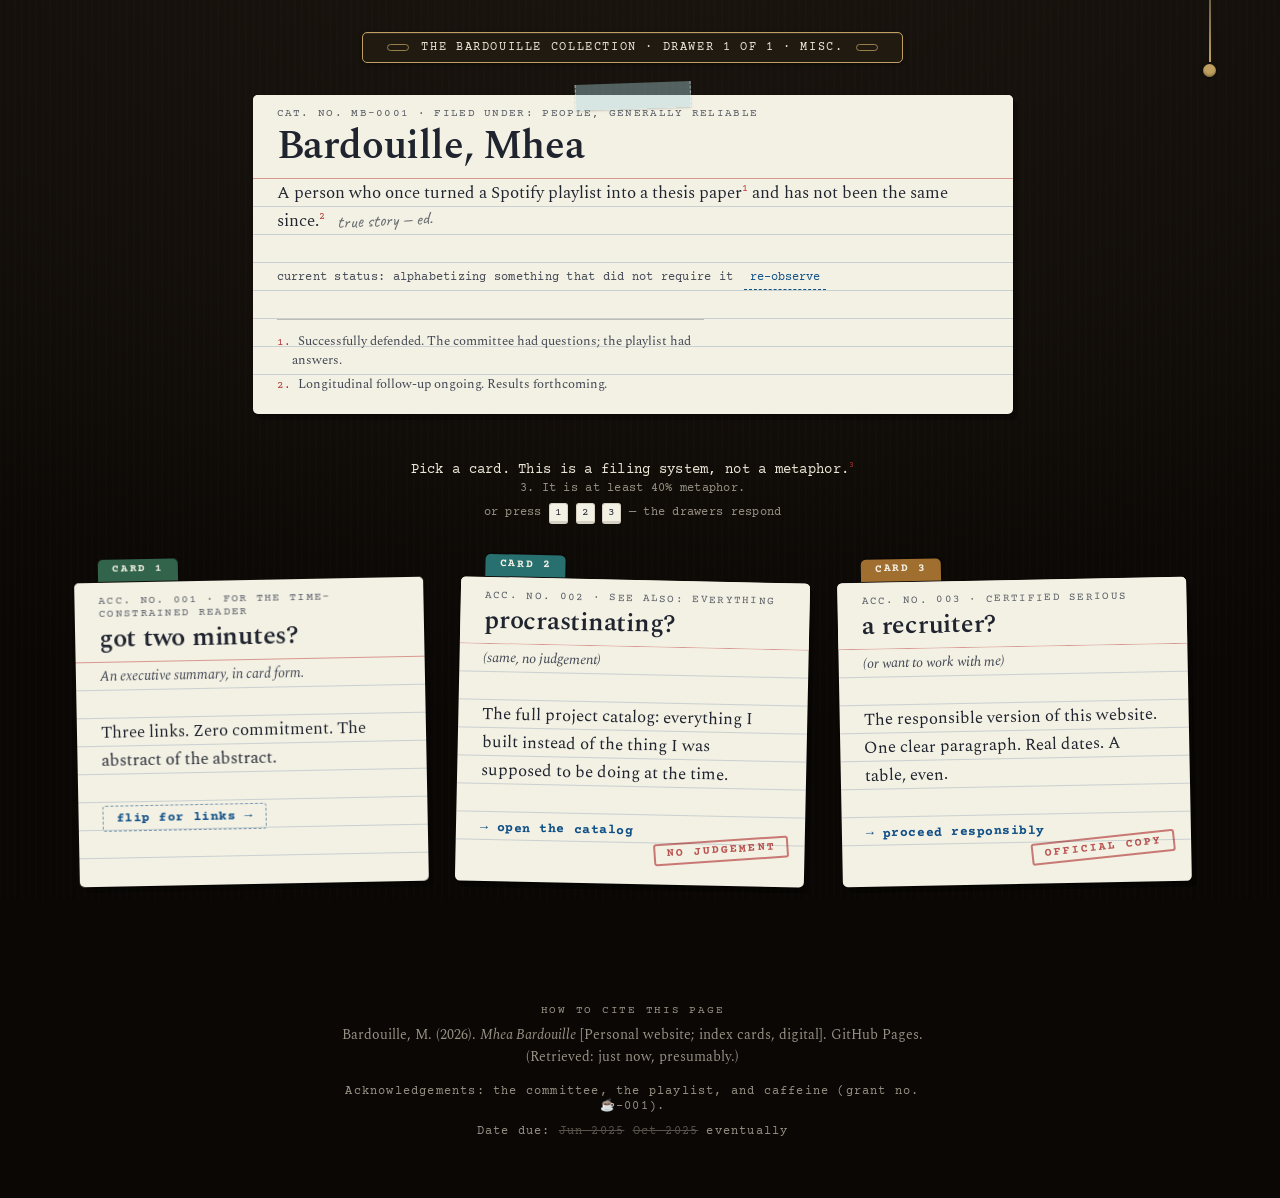
<file: index.html>
<!DOCTYPE html>
<html lang="en">
<head>
  <meta charset="UTF-8">
  <meta name="viewport" content="width=device-width, initial-scale=1.0">
  <title>Bardouille, M. — The Collection</title>
  <meta name="description" content="Mhea Bardouille: a person who once turned a Spotify playlist into a thesis paper and has not been the same since. Filed under: people, generally reliable.">
  <meta property="og:title" content="Bardouille, M. — The Collection">
  <meta property="og:description" content="A person who once turned a Spotify playlist into a thesis paper and has not been the same since.">
  <meta property="og:type" content="website">
  <link rel="icon" href="data:image/svg+xml,<svg xmlns='http://www.w3.org/2000/svg' viewBox='0 0 64 64'><rect x='3' y='11' width='58' height='42' rx='5' fill='%23F1EDDE' stroke='%23B0A98F' stroke-width='2'/><path d='M3 24h58' stroke='%23C4573B' stroke-width='2.5'/><path d='M10 34h44M10 42h44' stroke='%238FA5C8' stroke-width='1.5'/></svg>">
  <link rel="preconnect" href="https://fonts.googleapis.com">
  <link rel="preconnect" href="https://fonts.gstatic.com" crossorigin>
  <link href="https://fonts.googleapis.com/css2?family=Spectral:ital,wght@0,400;0,600;0,700;1,400;1,600&amp;family=Courier+Prime:ital,wght@0,400;0,700;1,400&amp;family=Caveat:wght@500;600&amp;display=swap" rel="stylesheet">
  <link rel="stylesheet" href="styles.css">
</head>
<body data-shortcuts="drawers" data-away-title="(the drawer is still open)">
  <a class="skip-link" href="#main">Skip to the cards</a>

  <button class="lamp-cord js-only" id="lamp-cord" type="button" aria-pressed="false"
          aria-label="Toggle the desk lamp" title="the lamp (its electricity bill is a footnote)">
    <span class="cord-line"></span><span class="cord-pull"></span>
  </button>

  <header class="drawer-label">
    <span class="drawer-plate">The Bardouille Collection &middot; Drawer 1 of 1 &middot; Misc.</span>
  </header>

  <main id="main" class="page">
    <p id="interaction-feedback" class="sr-only" role="status" aria-live="polite"></p>

    <!-- The name card. Surname first; this is a catalog, not a party. -->
    <section class="card card--wide tape" aria-labelledby="site-name">
      <div class="card-head">
        <p class="catalog-no">Cat. no. MB-0001 &middot; Filed under: People, generally reliable</p>
        <h1 id="site-name">Bardouille, Mhea</h1>
      </div>
      <div class="card-body">
        <p>A person who once turned a Spotify playlist into a thesis paper<sup>1</sup> and
        has not been the same since.<sup>2</sup>
        <span class="margin-note">true story &mdash; ed.</span></p>
        <p class="tw status-line">current status: <span id="status-slot" aria-live="polite" aria-atomic="true">writing, allegedly</span>
          <button class="reroll js-only" id="status-reroll" type="button"
                  title="n.b. the status is subject to the observer effect">re-observe</button>
        </p>
        <ol class="footnotes">
          <li>Successfully defended. The committee had questions; the playlist had answers.</li>
          <li>Longitudinal follow-up ongoing. Results forthcoming.</li>
        </ol>
      </div>
    </section>

    <p class="tw desk-note">
      Pick a card. This is a filing system, not a metaphor.<sup>3</sup>
      <span class="fn-inline">3. It is at least 40% metaphor.</span>
      <span class="kbd-row">or press <kbd>1</kbd> <kbd>2</kbd> <kbd>3</kbd> &mdash; the drawers respond</span>
    </p>

    <div class="card-grid">

      <!-- CARD 1 — got two minutes? Flips over, as cards do. -->
      <div class="flip-scene">
        <div class="flip-inner">
          <section class="card flip-face flip-front" aria-labelledby="card1-title">
            <span class="tab tab--green">Card 1</span>
            <div class="card-head">
              <p class="catalog-no">Acc. no. 001 &middot; For the time-constrained reader</p>
              <h2 id="card1-title">got two minutes?</h2>
            </div>
            <div class="card-body">
              <p class="subtitle">An executive summary, in card form.</p>
              <p>Three links. Zero commitment. The abstract of the abstract.</p>
              <button class="flip-btn js-only" type="button" data-flip aria-expanded="false" aria-controls="card1-back">
                flip for links &rarr;
              </button>
              <noscript>
                <!-- The card cannot flip without JavaScript; the links appear here instead -->
                <p class="tw"><span>LinkedIn link pending</span>
                &middot; <a href="projects.html">Card 2</a>
                &middot; <a href="recruiter.html">Card 3</a></p>
              </noscript>
            </div>
          </section>

          <section class="card flip-face flip-back" id="card1-back" inert aria-hidden="true" aria-labelledby="card1-back-title">
            <div class="card-head">
              <p class="catalog-no">Reverse side &middot; As promised</p>
              <h2 id="card1-back-title">three links</h2>
            </div>
            <div class="card-body">
              <ul class="link-list">
                <li>
                  <!-- REPLACE-ME: real LinkedIn URL -->
                  <a href="https://www.linkedin.com/in/mhea-bardouille/" target="_blank" rel="noopener noreferrer">Highlights &mdash; LinkedIn ↗</a>
                  <span class="link-note">the sanctioned summary</span>
                </li>
                <li>
                  <a href="projects.html">Actually, I have time &rarr; Card 2</a>
                  <span class="link-note">the full project catalog</span>
                </li>
                <li>
                  <a href="recruiter.html">Actually, I'm hiring &rarr; Card 3</a>
                  <span class="link-note">the responsible version</span>
                </li>
              </ul>
              <button class="flip-btn js-only" type="button" data-flip>&larr; flip back</button>
            </div>
          </section>
        </div>
      </div>

      <!-- CARD 2 — procrastinating? -->
      <a class="card card-link tilt-r" href="projects.html" aria-labelledby="card2-title">
        <span class="tab tab--teal">Card 2</span>
        <div class="card-head">
          <p class="catalog-no">Acc. no. 002 &middot; See also: everything</p>
          <h2 id="card2-title">procrastinating?</h2>
        </div>
        <div class="card-body">
          <p class="subtitle">(same, no judgement)</p>
          <p>The full project catalog: everything I built instead of the thing I was supposed to be doing at the time.</p>
          <span class="cta">&rarr; open the catalog</span>
        </div>
        <span class="stamp" aria-hidden="true">No judgement</span>
      </a>

      <!-- CARD 3 — a recruiter? -->
      <a class="card card-link tilt-l" href="recruiter.html" aria-labelledby="card3-title">
        <span class="tab tab--amber">Card 3</span>
        <div class="card-head">
          <p class="catalog-no">Acc. no. 003 &middot; Certified serious</p>
          <h2 id="card3-title">a recruiter?</h2>
        </div>
        <div class="card-body">
          <p class="subtitle">(or want to work with me)</p>
          <p>The responsible version of this website. One clear paragraph. Real dates. A table, even.</p>
          <span class="cta">&rarr; proceed responsibly</span>
        </div>
        <span class="stamp" aria-hidden="true">Official copy</span>
      </a>

    </div>
  </main>

  <footer class="colophon">
    <p class="tw colophon-label">How to cite this page</p>
    <p class="cite">
      Bardouille, M. (<span id="cite-year">2026</span>). <em>Mhea Bardouille</em>
      [Personal website; index cards, digital]. GitHub Pages.
      (Retrieved: just now, presumably.)
    </p>
    <p class="tw due">Acknowledgements: the committee, the playlist, and caffeine (grant no. &#9749;-001).</p>
    <p class="tw due">Date due: <del>Jun 2025</del> <del>Oct 2025</del> eventually</p>
  </footer>

  <script src="catalog.js" defer></script>
</body>
</html>
</file>
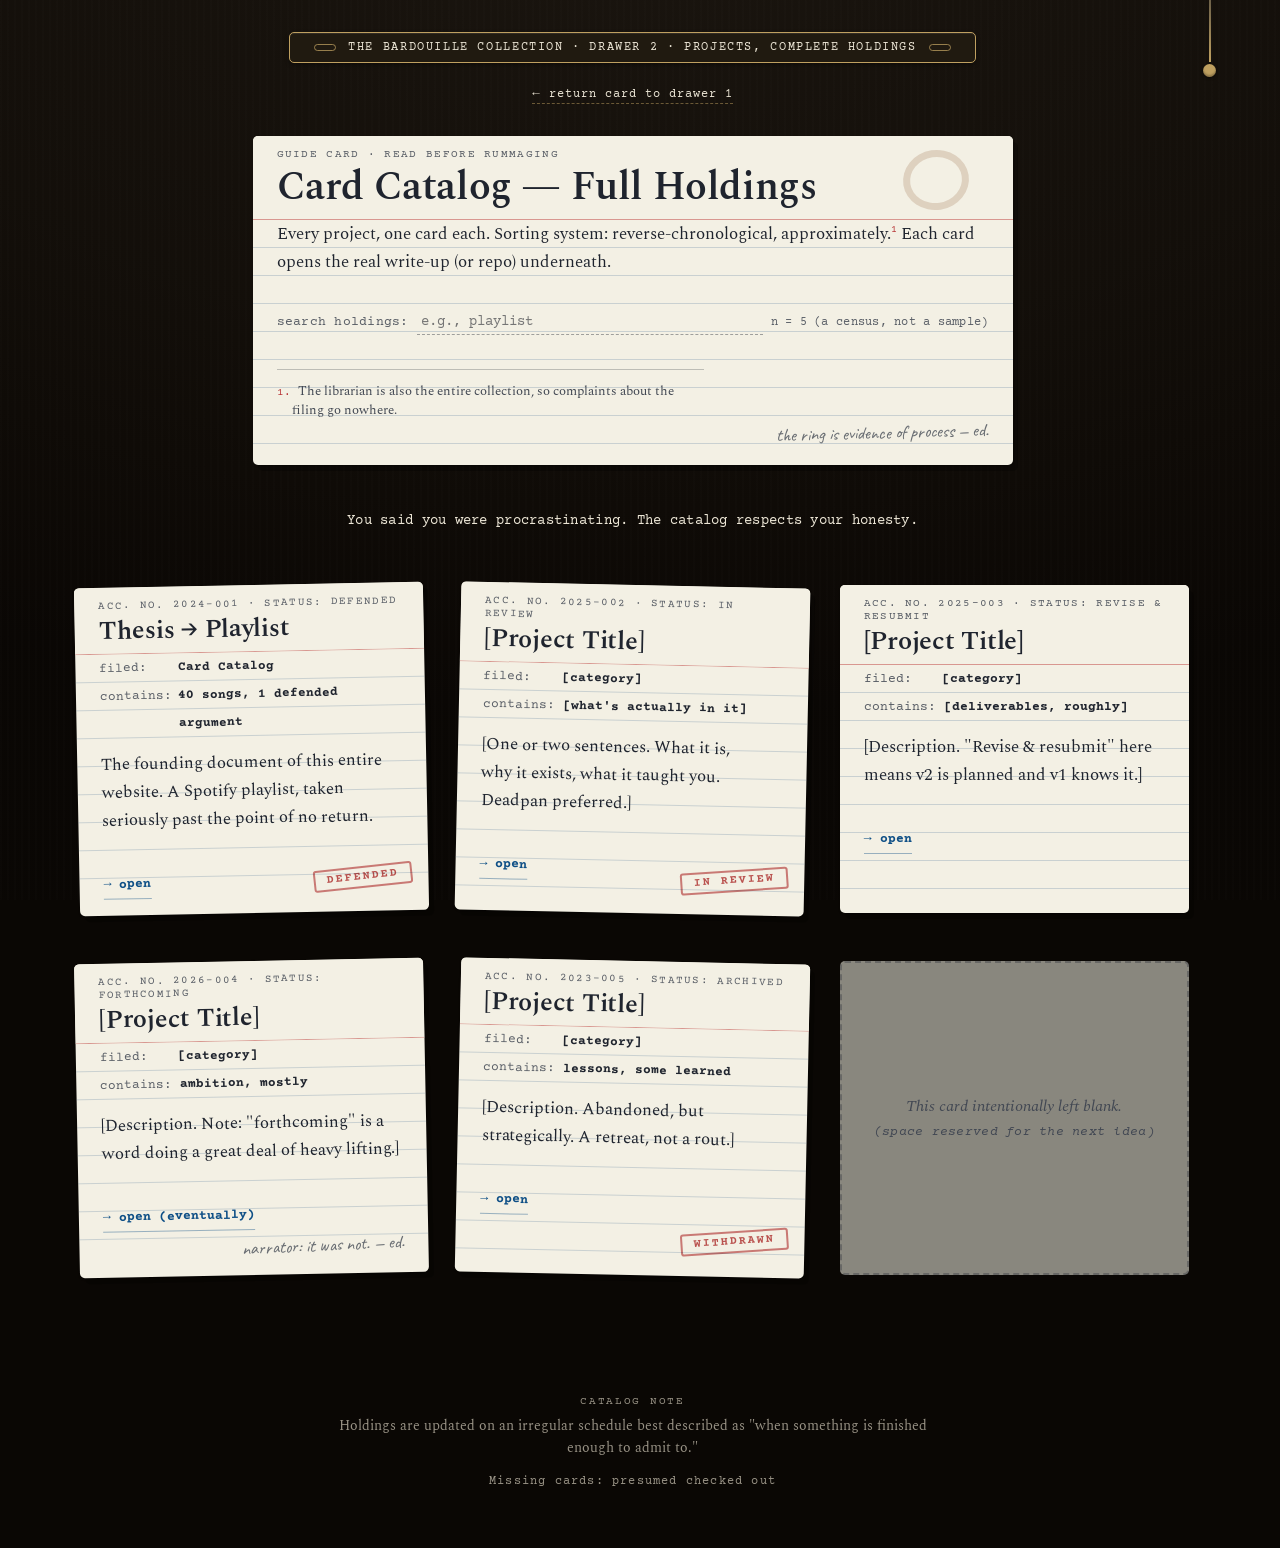
<file: projects.html>
<!DOCTYPE html>
<html lang="en">
<head>
  <meta charset="UTF-8">
  <meta name="viewport" content="width=device-width, initial-scale=1.0">
  <title>Card Catalog — Bardouille, M.</title>
  <meta name="description" content="The full project catalog of Mhea Bardouille. Everything built instead of the thing that was supposed to be built at the time.">
  <meta property="og:title" content="Card Catalog — Bardouille, M.">
  <meta property="og:description" content="Full holdings. Sorted reverse-chronologically, approximately. The librarian is also the collection.">
  <meta property="og:type" content="website">
  <link rel="icon" href="data:image/svg+xml,<svg xmlns='http://www.w3.org/2000/svg' viewBox='0 0 64 64'><rect x='3' y='11' width='58' height='42' rx='5' fill='%23F1EDDE' stroke='%23B0A98F' stroke-width='2'/><path d='M3 24h58' stroke='%23C4573B' stroke-width='2.5'/><path d='M10 34h44M10 42h44' stroke='%238FA5C8' stroke-width='1.5'/></svg>">
  <link rel="preconnect" href="https://fonts.googleapis.com">
  <link rel="preconnect" href="https://fonts.gstatic.com" crossorigin>
  <link href="https://fonts.googleapis.com/css2?family=Spectral:ital,wght@0,400;0,600;0,700;1,400;1,600&amp;family=Courier+Prime:ital,wght@0,400;0,700;1,400&amp;family=Caveat:wght@500;600&amp;display=swap" rel="stylesheet">
  <link rel="stylesheet" href="styles.css">
</head>
<body data-away-title="still filed under: procrastination">
  <a class="skip-link" href="#main">Skip to the catalog</a>

  <button class="lamp-cord js-only" id="lamp-cord" type="button" aria-pressed="false"
          aria-label="Toggle the desk lamp" title="the lamp (its electricity bill is a footnote)">
    <span class="cord-line"></span><span class="cord-pull"></span>
  </button>

  <header class="drawer-label">
    <span class="drawer-plate">The Bardouille Collection &middot; Drawer 2 &middot; Projects, complete holdings</span>
  </header>
  <a class="breadcrumb" href="index.html">&larr; return card to drawer 1</a>

  <main id="main" class="page">

    <section class="card card--wide coffee-ring" aria-labelledby="catalog-title">
      <div class="card-head">
        <p class="catalog-no">Guide card &middot; Read before rummaging</p>
        <h1 id="catalog-title">Card Catalog &mdash; Full Holdings</h1>
      </div>
      <div class="card-body">
        <p>Every project, one card each. Sorting system: reverse-chronological, approximately.<sup>1</sup>
           Each card opens the real write-up (or repo) underneath.</p>
        <p class="tw search-row js-only">
          <label for="catalog-search">search holdings:</label>
          <input id="catalog-search" type="search" placeholder="e.g., playlist" autocomplete="off" aria-controls="holdings-grid" aria-describedby="holdings-count">
          <span class="count" id="holdings-count" aria-live="polite" aria-atomic="true">n = 5</span>
        </p>
        <ol class="footnotes">
          <li>The librarian is also the entire collection, so complaints about the filing go nowhere.</li>
        </ol>
        <span class="margin-note margin-note--right">the ring is evidence of process &mdash; ed.</span>
      </div>
    </section>

    <p class="tw desk-note">You said you were procrastinating. The catalog respects your honesty.</p>

    <p id="interaction-feedback" class="sr-only" role="status" aria-live="polite"></p>

    <div class="card-grid" id="holdings-grid">

      <!-- The founding document -->
      <article class="card proj tilt-l">
        <div class="card-head">
          <p class="catalog-no">Acc. no. 2024-001 &middot; Status: defended</p>
          <h2>Thesis &rarr; Playlist</h2>
        </div>
        <div class="card-body">
          <dl class="meta">
            <div><dt>filed:</dt><dd>Card Catalog</dd></div>
            <div><dt>contains:</dt><dd>40 songs, 1 defended argument</dd></div>
          </dl>
          <p>The founding document of this entire website. A Spotify playlist, taken seriously past the point of no return.</p>
        <a class="cta" href="https://github.com" target="_blank" rel="noopener noreferrer" data-bypass>&rarr; open</a>
        </div>
        <span class="stamp" aria-hidden="true">Defended</span>
      </article>

      <!-- Placeholder cards: replace titles, metadata, and links with real projects -->
      <article class="card proj tilt-r">
        <div class="card-head">
          <p class="catalog-no">Acc. no. 2025-002 &middot; Status: in review</p>
          <h2>[Project Title]</h2>
        </div>
        <div class="card-body">
          <dl class="meta">
            <div><dt>filed:</dt><dd>[category]</dd></div>
            <div><dt>contains:</dt><dd>[what's actually in it]</dd></div>
          </dl>
          <p>[One or two sentences. What it is, why it exists, what it taught you. Deadpan preferred.]</p>
          <!-- REPLACE-ME: repo or writeup link -->
          <a class="cta" href="#" aria-disabled="true" tabindex="-1">&rarr; open</a>
        </div>
        <span class="stamp" aria-hidden="true">In review</span>
      </article>

      <article class="card proj">
        <div class="card-head">
          <p class="catalog-no">Acc. no. 2025-003 &middot; Status: revise &amp; resubmit</p>
          <h2>[Project Title]</h2>
        </div>
        <div class="card-body">
          <dl class="meta">
            <div><dt>filed:</dt><dd>[category]</dd></div>
            <div><dt>contains:</dt><dd>[deliverables, roughly]</dd></div>
          </dl>
          <p>[Description. "Revise &amp; resubmit" here means v2 is planned and v1 knows it.]</p>
          <a class="cta" href="#" aria-disabled="true" tabindex="-1">&rarr; open</a>
        </div>
      </article>

      <article class="card proj tilt-l">
        <div class="card-head">
          <p class="catalog-no">Acc. no. 2026-004 &middot; Status: forthcoming</p>
          <h2>[Project Title]</h2>
        </div>
        <div class="card-body">
          <dl class="meta">
            <div><dt>filed:</dt><dd>[category]</dd></div>
            <div><dt>contains:</dt><dd>ambition, mostly</dd></div>
          </dl>
          <p>[Description. Note: "forthcoming" is a word doing a great deal of heavy lifting.]</p>
          <a class="cta" href="#" aria-disabled="true" tabindex="-1">&rarr; open (eventually)</a>
          <span class="margin-note margin-note--right">narrator: it was not. &mdash; ed.</span>
        </div>
      </article>

      <article class="card proj tilt-r">
        <div class="card-head">
          <p class="catalog-no">Acc. no. 2023-005 &middot; Status: archived</p>
          <h2>[Project Title]</h2>
        </div>
        <div class="card-body">
          <dl class="meta">
            <div><dt>filed:</dt><dd>[category]</dd></div>
            <div><dt>contains:</dt><dd>lessons, some learned</dd></div>
          </dl>
          <p>[Description. Abandoned, but strategically. A retreat, not a rout.]</p>
          <a class="cta" href="#" aria-disabled="true" tabindex="-1">&rarr; open</a>
        </div>
        <span class="stamp" aria-hidden="true">Withdrawn</span>
      </article>

      <!-- The blank card stays. It's load-bearing, emotionally. -->
      <article class="card card--blank" aria-label="Blank card">
        <p>This card intentionally left blank.<br>
        <span class="tw">(space reserved for the next idea)</span></p>
      </article>

      <!-- Shown only when the search turns up nothing -->
      <article class="card card--blank" id="no-results" hidden role="status" aria-live="polite" aria-atomic="true" aria-label="No matching holdings">
        <p>No holdings match.<br>
        <span class="tw">(the librarian suggests broader terms, or lower standards)</span></p>
      </article>

    </div>
  </main>

  <footer class="colophon">
    <p class="tw colophon-label">Catalog note</p>
    <p class="cite">Holdings are updated on an irregular schedule best described as "when something is finished enough to admit to."</p>
    <p class="tw due">Missing cards: presumed checked out</p>
  </footer>

  <script src="catalog.js" defer></script>
</body>
</html>
</file>
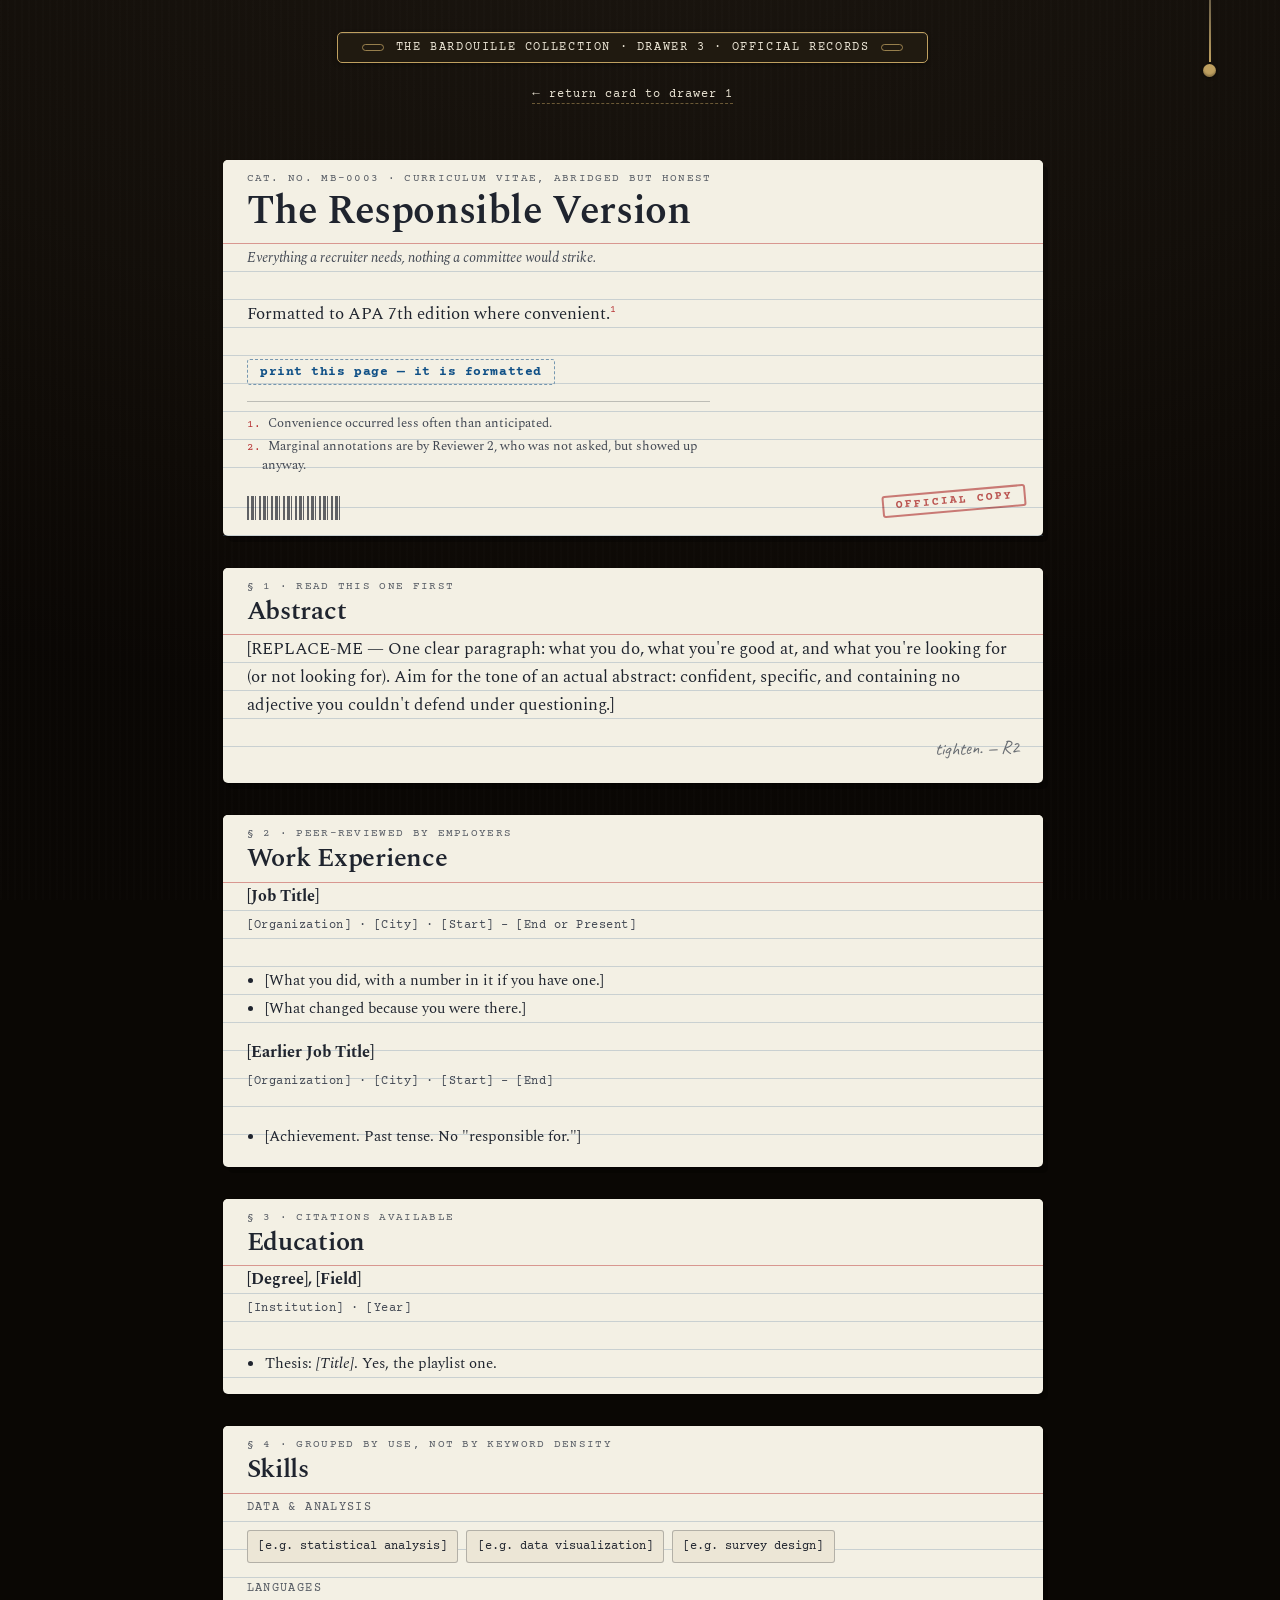
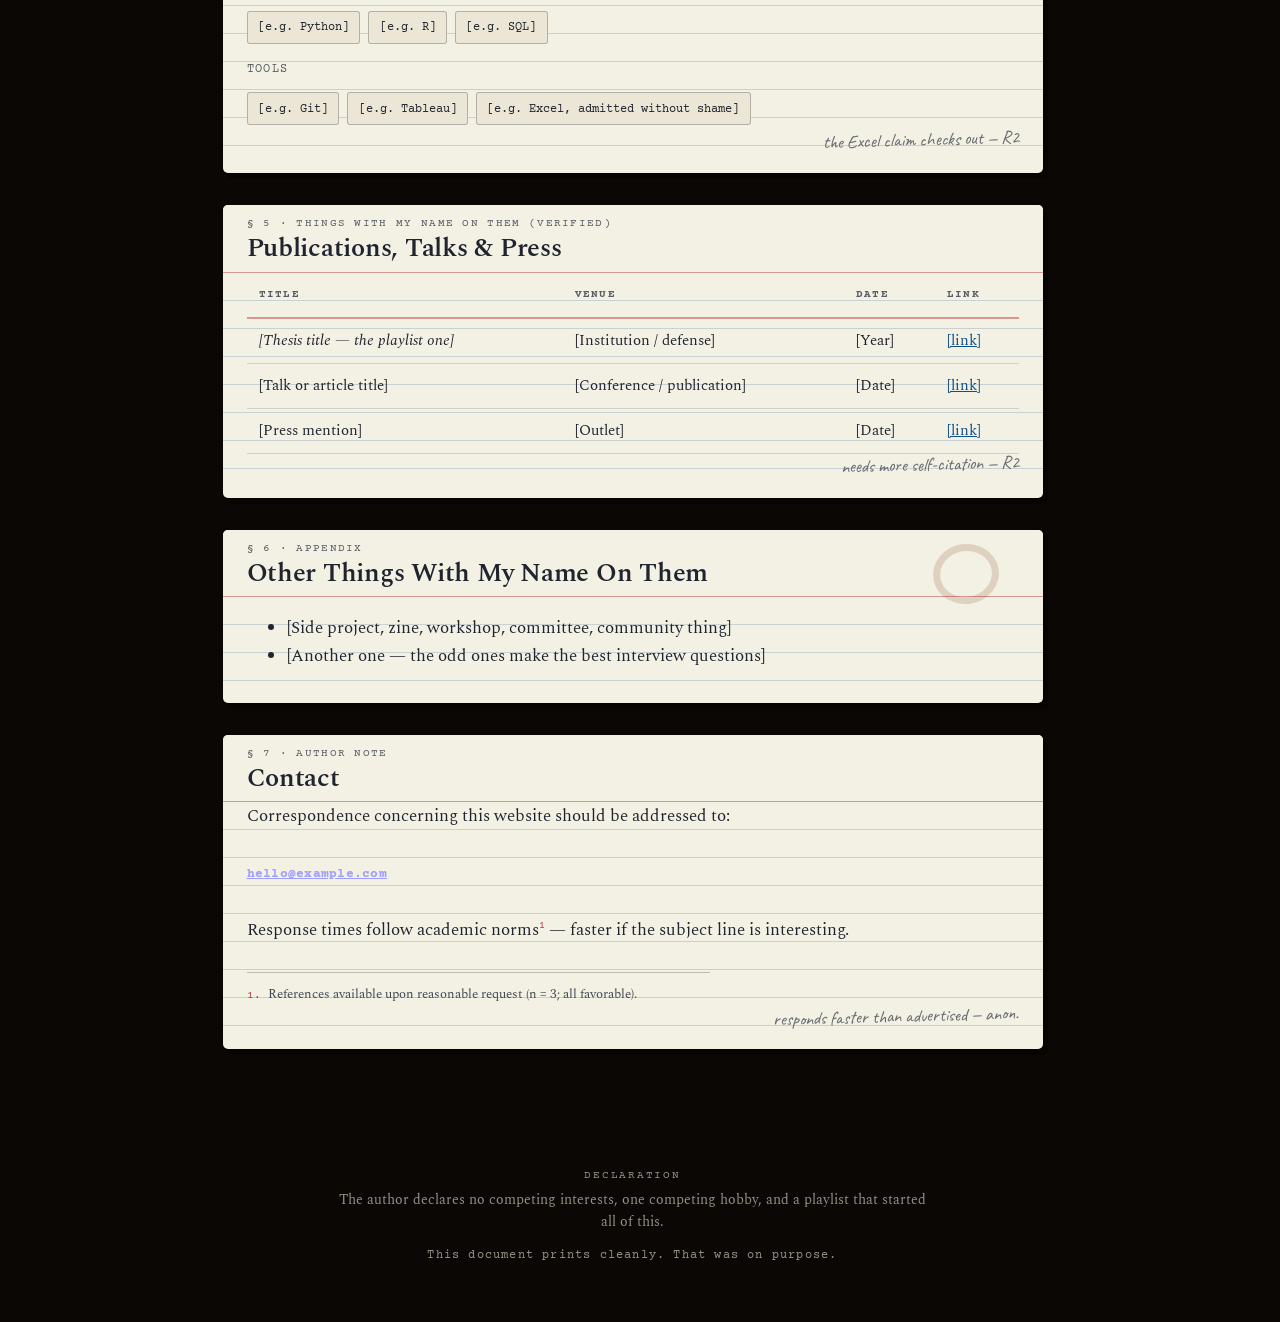
<file: recruiter.html>
<!DOCTYPE html>
<html lang="en">
<head>
  <meta charset="UTF-8">
  <meta name="viewport" content="width=device-width, initial-scale=1.0">
  <title>The Responsible Version — Bardouille, M.</title>
  <meta name="description" content="Mhea Bardouille, professionally. Experience, education, skills, publications, and a real email address. The responsible version of this website.">
  <meta property="og:title" content="The Responsible Version — Bardouille, M.">
  <meta property="og:description" content="Everything a recruiter needs, nothing a committee would strike. Formatted to APA 7th edition where convenient.">
  <meta property="og:type" content="website">
  <link rel="icon" href="data:image/svg+xml,<svg xmlns='http://www.w3.org/2000/svg' viewBox='0 0 64 64'><rect x='3' y='11' width='58' height='42' rx='5' fill='%23F1EDDE' stroke='%23B0A98F' stroke-width='2'/><path d='M3 24h58' stroke='%23C4573B' stroke-width='2.5'/><path d='M10 34h44M10 42h44' stroke='%238FA5C8' stroke-width='1.5'/></svg>">
  <link rel="preconnect" href="https://fonts.googleapis.com">
  <link rel="preconnect" href="https://fonts.gstatic.com" crossorigin>
  <link href="https://fonts.googleapis.com/css2?family=Spectral:ital,wght@0,400;0,600;0,700;1,400;1,600&amp;family=Courier+Prime:ital,wght@0,400;0,700;1,400&amp;family=Caveat:wght@500;600&amp;display=swap" rel="stylesheet">
  <link rel="stylesheet" href="styles.css">
</head>
<body data-away-title="(the responsible version waits patiently)">
  <a class="skip-link" href="#main">Skip to the responsible content</a>

  <button class="lamp-cord js-only" id="lamp-cord" type="button" aria-pressed="false"
          aria-label="Toggle the desk lamp" title="the lamp (its electricity bill is a footnote)">
    <span class="cord-line"></span><span class="cord-pull"></span>
  </button>

  <header class="drawer-label">
    <span class="drawer-plate">The Bardouille Collection &middot; Drawer 3 &middot; Official records</span>
  </header>
  <a class="breadcrumb" href="index.html">&larr; return card to drawer 1</a>

  <main id="main" class="page">
    <p id="interaction-feedback" class="sr-only" role="status" aria-live="polite"></p>
    <div class="cv-stack">

      <section class="card has-barcode" aria-labelledby="cv-title">
        <div class="card-head">
          <p class="catalog-no">Cat. no. MB-0003 &middot; Curriculum vitae, abridged but honest</p>
          <h1 id="cv-title">The Responsible Version</h1>
        </div>
        <div class="card-body">
          <p class="subtitle">Everything a recruiter needs, nothing a committee would strike.</p>
          <p>Formatted to APA 7th edition where convenient.<sup>1</sup></p>
          <button class="flip-btn js-only" type="button" data-print>print this page &mdash; it is formatted</button>
          <ol class="footnotes">
            <li>Convenience occurred less often than anticipated.</li>
            <li>Marginal annotations are by Reviewer 2, who was not asked, but showed up anyway.</li>
          </ol>
        </div>
        <span class="barcode" aria-hidden="true" title="this barcode encodes nothing"></span>
        <span class="stamp" aria-hidden="true">Official copy</span>
      </section>

      <!-- ABSTRACT: the one clear paragraph -->
      <section class="card" aria-labelledby="abstract-title">
        <div class="card-head">
          <p class="catalog-no">&sect; 1 &middot; Read this one first</p>
          <h2 id="abstract-title">Abstract</h2>
        </div>
        <div class="card-body">
          <p>[REPLACE-ME &mdash; One clear paragraph: what you do, what you're good at, and what
          you're looking for (or not looking for). Aim for the tone of an actual abstract:
          confident, specific, and containing no adjective you couldn't defend under questioning.]</p>
          <span class="margin-note margin-note--right">tighten. &mdash; R2</span>
        </div>
      </section>

      <!-- EXPERIENCE -->
      <section class="card" aria-labelledby="exp-title">
        <div class="card-head">
          <p class="catalog-no">&sect; 2 &middot; Peer-reviewed by employers</p>
          <h2 id="exp-title">Work Experience</h2>
        </div>
        <div class="card-body">
          <div class="cv-entry">
            <p class="cv-role">[Job Title]</p>
            <p class="cv-where">[Organization] &middot; [City] &middot; [Start] &ndash; [End or Present]</p>
            <ul>
              <li>[What you did, with a number in it if you have one.]</li>
              <li>[What changed because you were there.]</li>
            </ul>
          </div>
          <div class="cv-entry">
            <p class="cv-role">[Earlier Job Title]</p>
            <p class="cv-where">[Organization] &middot; [City] &middot; [Start] &ndash; [End]</p>
            <ul>
              <li>[Achievement. Past tense. No "responsible for."]</li>
            </ul>
          </div>
        </div>
      </section>

      <!-- EDUCATION -->
      <section class="card" aria-labelledby="edu-title">
        <div class="card-head">
          <p class="catalog-no">&sect; 3 &middot; Citations available</p>
          <h2 id="edu-title">Education</h2>
        </div>
        <div class="card-body">
          <div class="cv-entry">
            <p class="cv-role">[Degree], [Field]</p>
            <p class="cv-where">[Institution] &middot; [Year]</p>
            <ul>
              <li>Thesis: <em>[Title]</em>. Yes, the playlist one.</li>
            </ul>
          </div>
        </div>
      </section>

      <!-- SKILLS -->
      <section class="card" aria-labelledby="skills-title">
        <div class="card-head">
          <p class="catalog-no">&sect; 4 &middot; Grouped by use, not by keyword density</p>
          <h2 id="skills-title">Skills</h2>
        </div>
        <div class="card-body">
          <div class="skill-group">
            <p class="skill-label">Data &amp; analysis</p>
            <ul class="chips">
              <li>[e.g. statistical analysis]</li>
              <li>[e.g. data visualization]</li>
              <li>[e.g. survey design]</li>
            </ul>
          </div>
          <div class="skill-group">
            <p class="skill-label">Languages</p>
            <ul class="chips">
              <li>[e.g. Python]</li>
              <li>[e.g. R]</li>
              <li>[e.g. SQL]</li>
            </ul>
          </div>
          <div class="skill-group">
            <p class="skill-label">Tools</p>
            <ul class="chips">
              <li>[e.g. Git]</li>
              <li>[e.g. Tableau]</li>
              <li>[e.g. Excel, admitted without shame]</li>
            </ul>
          </div>
          <span class="margin-note margin-note--right">the Excel claim checks out &mdash; R2</span>
        </div>
      </section>

      <!-- PUBLICATIONS / TALKS / PRESS -->
      <section class="card" aria-labelledby="pubs-title">
        <div class="card-head">
          <p class="catalog-no">&sect; 5 &middot; Things with my name on them (verified)</p>
          <h2 id="pubs-title">Publications, Talks &amp; Press</h2>
        </div>
        <div class="card-body">
          <div class="table-wrap">
            <table class="pub-table">
              <caption class="sr-only">Publications, talks, and press credits</caption>
              <thead>
                <tr>
                  <th scope="col">Title</th>
                  <th scope="col">Venue</th>
                  <th scope="col">Date</th>
                  <th scope="col">Link</th>
                </tr>
              </thead>
              <tbody>
                <tr>
                  <td><em>[Thesis title — the playlist one]</em></td>
                  <td>[Institution / defense]</td>
                  <td>[Year]</td>
                  <td><a href="#" aria-disabled="true" tabindex="-1">[link]</a></td>
                </tr>
                <tr>
                  <td>[Talk or article title]</td>
                  <td>[Conference / publication]</td>
                  <td>[Date]</td>
                  <td><a href="#" aria-disabled="true" tabindex="-1">[link]</a></td>
                </tr>
                <tr>
                  <td>[Press mention]</td>
                  <td>[Outlet]</td>
                  <td>[Date]</td>
                  <td><a href="#" aria-disabled="true" tabindex="-1">[link]</a></td>
                </tr>
              </tbody>
            </table>
          </div>
          <span class="margin-note margin-note--right">needs more self-citation &mdash; R2</span>
        </div>
      </section>

      <!-- OTHER THINGS -->
      <section class="card coffee-ring" aria-labelledby="misc-title">
        <div class="card-head">
          <p class="catalog-no">&sect; 6 &middot; Appendix</p>
          <h2 id="misc-title">Other Things With My Name On Them</h2>
        </div>
        <div class="card-body">
          <ul>
            <li>[Side project, zine, workshop, committee, community thing]</li>
            <li>[Another one — the odd ones make the best interview questions]</li>
          </ul>
        </div>
      </section>

      <!-- CONTACT -->
      <section class="card" aria-labelledby="contact-title">
        <div class="card-head">
          <p class="catalog-no">&sect; 7 &middot; Author note</p>
          <h2 id="contact-title">Contact</h2>
        </div>
        <div class="card-body">
          <p>Correspondence concerning this website should be addressed to:</p>
          <!-- REPLACE-ME: real email. This one is load-bearing. -->
          <p><a class="tw" href="mailto:hello@example.com"><strong>hello@example.com</strong></a></p>
          <p>Response times follow academic norms<sup>1</sup> &mdash; faster if the subject line is interesting.</p>
          <ol class="footnotes">
            <li>References available upon reasonable request (n&nbsp;=&nbsp;3; all favorable).</li>
          </ol>
          <span class="margin-note margin-note--right">responds faster than advertised &mdash; anon.</span>
        </div>
      </section>

    </div>
  </main>

  <footer class="colophon">
    <p class="tw colophon-label">Declaration</p>
    <p class="cite">The author declares no competing interests, one competing hobby, and a playlist that started all of this.</p>
    <p class="tw due">This document prints cleanly. That was on purpose.</p>
  </footer>

  <script src="catalog.js" defer></script>
</body>
</html>
</file>
<file: styles.css>
/* ==========================================================================
   THE BARDOUILLE COLLECTION — card catalog stylesheet
   One researcher, filed alphabetically by surname.
   ========================================================================== */

:root {
  color-scheme: dark;

  /* The desk */
  --desk:       oklch(0.17 0.012 70);
  --desk-deep:  oklch(0.13 0.010 70);
  --desk-grain: oklch(0.20 0.014 70);

  /* The paper */
  --paper:       oklch(0.955 0.017 95);
  --paper-aged:  oklch(0.925 0.022 90);
  --paper-shade: oklch(0.86 0.020 90);

  /* The rules (the printed kind) */
  --rule-red:  oklch(0.55 0.16 25 / 0.50);
  --rule-blue: oklch(0.58 0.06 245 / 0.28);

  /* The ink */
  --ink:       oklch(0.26 0.02 265);
  --ink-soft:  oklch(0.40 0.02 265);
  --ink-faint: oklch(0.54 0.015 265);

  /* Accents — tab colors match the filing scheme, stamp is stamp-colored */
  --tab-green: oklch(0.46 0.07 160);
  --tab-teal:  oklch(0.50 0.07 195);
  --tab-amber: oklch(0.58 0.10 70);
  --stamp:     oklch(0.52 0.17 25);
  --brass:     oklch(0.72 0.09 85);
  --link-ink:  oklch(0.42 0.11 250);

  /* Type */
  --serif: 'Spectral', Georgia, 'Times New Roman', serif;
  --tw: 'Courier Prime', 'Courier New', ui-monospace, monospace;

  /* Geometry — index cards are ruled at fixed intervals; so are we */
  --line: 26px;
  --radius: 5px;
  --space-1: 0.25rem;
  --space-2: 0.5rem;
  --space-3: 0.75rem;
  --space-4: 1rem;
  --space-5: 1.5rem;
  --space-6: 2rem;
  --space-8: 3rem;

  /* Motion */
  --ease-out: cubic-bezier(0.16, 1, 0.3, 1);
  --transition-fast: all 0.14s var(--ease-out);
  --transition-base: all 0.22s var(--ease-out);

  /* Physical shadows — cards sit ON the desk, they do not float */
  --shadow-card: 0 1px 2px oklch(0 0 0 / 0.35), 5px 6px 0 oklch(0 0 0 / 0.26);
  --shadow-lift: 0 2px 5px oklch(0 0 0 / 0.35), 8px 10px 0 oklch(0 0 0 / 0.30);
}

/* --------------------------------------------------------------------------
   Base
   -------------------------------------------------------------------------- */

*, *::before, *::after { box-sizing: border-box; }

html { scroll-behavior: smooth; }

body {
  isolation: isolate;
  margin: 0;
  min-height: 100vh;
  min-height: 100dvh;
  font-family: var(--serif);
  color: var(--ink);
  background:
    repeating-linear-gradient(
      90deg,
      oklch(1 0 0 / 0.008) 0 2px,
      transparent 2px 7px
    ),
    radial-gradient(120% 90% at 50% -10%, var(--desk-grain), var(--desk) 55%, var(--desk-deep) 100%);
  background-attachment: fixed;
}

.skip-link {
  position: absolute;
  left: var(--space-4);
  top: -100px;
  z-index: 10;
  padding: var(--space-2) var(--space-4);
  background: var(--paper);
  color: var(--ink);
  font-family: var(--tw);
  font-size: 0.8rem;
  border-radius: var(--radius);
  transition: var(--transition-fast);

  &:focus-visible { top: var(--space-4); }
}

:focus-visible {
  outline: 2px solid var(--brass);
  outline-offset: 3px;
  border-radius: 2px;
}

[hidden] { display: none !important; }

/* Controls that only work with catalog.js stay out of the no-JS version. */
html:not(.js) .js-only { display: none !important; }
html:not(.js) a[href="#"][aria-disabled="true"] {
  pointer-events: none;
  cursor: default;
  color: var(--ink-faint);
  text-decoration: none;
  border-bottom-color: transparent;
}

.sr-only {
  position: absolute;
  width: 1px;
  height: 1px;
  padding: 0;
  margin: -1px;
  overflow: hidden;
  clip: rect(0, 0, 0, 0);
  white-space: nowrap;
  border: 0;
}

::selection {
  background: oklch(0.88 0.16 100 / 0.85); /* highlighter, the yellow kind */
  color: oklch(0.20 0.02 265);
}

.page {
  max-width: 1160px;
  margin: 0 auto;
  padding: var(--space-6) var(--space-5) var(--space-8);
}

/* --------------------------------------------------------------------------
   Drawer label — the brass plate at the top of every drawer
   -------------------------------------------------------------------------- */

.drawer-label {
  display: flex;
  justify-content: center;
  padding: var(--space-6) var(--space-4) 0;
}

.drawer-plate {
  display: inline-flex;
  align-items: center;
  gap: var(--space-3);
  padding: var(--space-2) var(--space-5);
  font-family: var(--tw);
  font-size: 0.72rem;
  letter-spacing: 0.14em;
  text-transform: uppercase;
  color: var(--paper-aged);
  background: oklch(0.22 0.02 80);
  border: 1px solid var(--brass);
  border-radius: var(--radius);
  box-shadow:
    inset 0 1px 0 oklch(1 0 0 / 0.08),
    0 2px 4px oklch(0 0 0 / 0.4);

  /* The drawer handle, purely ceremonial */
  &::before, &::after {
    content: "";
    width: 22px;
    height: 7px;
    border: 1.5px solid var(--brass);
    border-radius: 4px;
    opacity: 0.75;
  }
}

@media (max-width: 480px) {
  .drawer-plate {
    max-width: calc(100vw - 2rem);
    flex-wrap: wrap;
    justify-content: center;
    gap: var(--space-2);
    padding-inline: var(--space-3);
    line-height: 1.4;
    text-align: center;
  }

  .drawer-plate::before,
  .drawer-plate::after { display: none; }
}

.breadcrumb {
  display: block;
  width: fit-content;
  margin: var(--space-5) auto 0;
  font-family: var(--tw);
  font-size: 0.78rem;
  letter-spacing: 0.08em;
  color: var(--paper-aged);
  text-decoration: none;
  border-bottom: 1px dashed oklch(0.72 0.09 85 / 0.5);
  padding-bottom: 2px;
  transition: var(--transition-fast);

  &:hover { color: var(--brass); border-bottom-style: solid; }
}

/* --------------------------------------------------------------------------
   The index card
   -------------------------------------------------------------------------- */

.card {
  position: relative;
  display: flex;
  flex-direction: column;
  background: var(--paper);
  border-radius: var(--radius);
  box-shadow: var(--shadow-card);
  color: var(--ink);
  /* Tilt: cards were filed by hand */
  --tilt: 0deg;
  transform: rotate(var(--tilt));
}

.tilt-l { --tilt: -1.1deg; }
.tilt-r { --tilt: 1.2deg; }

.card-head {
  padding: var(--space-3) var(--space-5) var(--space-2);
  background: var(--paper);
  border-bottom: 1.5px solid var(--rule-red);
  border-radius: var(--radius) var(--radius) 0 0;

  h1, h2, h3 {
    margin: 0;
    font-weight: 600;
    letter-spacing: -0.01em;
    line-height: 1.15;
  }
}

.card-body {
  flex: 1;
  padding: 0 var(--space-5) var(--space-4);
  line-height: var(--line);
  font-size: 1rem;
  /* Ruled lines, phase-locked to the text sitting on them */
  background-image: repeating-linear-gradient(
    to bottom,
    transparent 0 calc(var(--line) - 1px),
    var(--rule-blue) calc(var(--line) - 1px) var(--line)
  );
  background-origin: content-box;

  p { margin: 0 0 var(--space-3); }
  p:last-child { margin-bottom: 0; }
}

.card--wide {
  max-width: 760px;
  margin-inline: auto;
}

/* Catalog metadata line above the title */
.catalog-no {
  margin: 0 0 var(--space-1);
  font-family: var(--tw);
  font-size: 0.68rem;
  letter-spacing: 0.12em;
  text-transform: uppercase;
  color: var(--ink-faint);
}

/* --------------------------------------------------------------------------
   Tabs — the part of the divider that sticks up out of the drawer
   -------------------------------------------------------------------------- */

.tab {
  position: absolute;
  top: -1.45rem;
  left: var(--space-5);
  padding: 0.2rem 0.9rem 0.35rem;
  font-family: var(--tw);
  font-size: 0.7rem;
  font-weight: 700;
  letter-spacing: 0.14em;
  text-transform: uppercase;
  color: var(--paper);
  border-radius: var(--radius) var(--radius) 0 0;
  box-shadow: 2px -2px 0 oklch(0 0 0 / 0.18);
}

.tab--green { background: var(--tab-green); }
.tab--teal  { background: var(--tab-teal); }
.tab--amber { background: var(--tab-amber); }

/* --------------------------------------------------------------------------
   Stamps — wielded with bureaucratic confidence
   -------------------------------------------------------------------------- */

.stamp {
  position: absolute;
  right: var(--space-4);
  bottom: var(--space-5);
  padding: 0.15rem 0.7rem;
  font-family: var(--tw);
  font-size: 0.72rem;
  font-weight: 700;
  letter-spacing: 0.18em;
  text-transform: uppercase;
  color: var(--stamp);
  border: 2px solid oklch(0.52 0.17 25 / 0.75);
  border-radius: 3px;
  transform: rotate(-5deg);
  opacity: 0.82;
  pointer-events: none;
  mix-blend-mode: multiply;
}

/* --------------------------------------------------------------------------
   Typewriter utilities
   -------------------------------------------------------------------------- */

.tw {
  font-family: var(--tw);
  font-size: 0.82rem;
  letter-spacing: 0.02em;
}

.desk-note {
  margin: var(--space-8) auto var(--space-6);
  max-width: 640px;
  text-align: center;
  color: var(--paper-aged);
  font-size: 0.85rem;

  .fn-inline {
    display: block;
    margin-top: var(--space-1);
    font-size: 0.72rem;
    color: oklch(0.66 0.02 85);
  }
}

sup {
  font-size: 0.62em;
  line-height: 0;
  color: var(--stamp);
  font-family: var(--tw);
}

.footnotes {
  margin: var(--space-4) 0 0;
  padding: var(--space-3) 0 0;
  border-top: 1px solid oklch(0.26 0.02 265 / 0.25);
  width: 60%;
  min-width: 0;
  list-style: none;
  counter-reset: fn;
  font-size: 0.8rem;
  line-height: 1.5;
  color: var(--ink-soft);

  li {
    counter-increment: fn;
    padding-left: 1.2em;
    text-indent: -1.2em;
    margin-bottom: var(--space-1);

    &::before {
      content: counter(fn) ". ";
      font-family: var(--tw);
      color: var(--stamp);
      font-size: 0.85em;
    }
  }
}

/* --------------------------------------------------------------------------
   Card grid — the drawer, viewed from above
   -------------------------------------------------------------------------- */

.card-grid {
  container-type: inline-size;
  display: grid;
  grid-template-columns: repeat(auto-fit, minmax(290px, 1fr));
  grid-template-columns: repeat(auto-fit, minmax(min(100%, 290px), 1fr));
  gap: var(--space-8) var(--space-6);
  padding-top: var(--space-5); /* room for tabs */
  align-items: stretch;
}

@container (max-width: 700px) {
  .card, .flip-scene { --tilt: 0deg; }
  .card-head, .card-body { padding-inline: var(--space-4); }
}

@media (max-width: 420px) {
  .footnotes { width: 100%; }
}

/* --------------------------------------------------------------------------
   Link cards (Cards 2 & 3) — the entire card is the handle
   -------------------------------------------------------------------------- */

.card-link {
  text-decoration: none;
  transition: var(--transition-base);

  .cta {
    margin-top: auto;
    padding-top: var(--space-3);
    font-family: var(--tw);
    font-size: 0.82rem;
    font-weight: 700;
    letter-spacing: 0.04em;
    color: var(--link-ink);
  }

  &:hover {
    transform: rotate(0deg) translate(-3px, -4px);
    box-shadow: var(--shadow-lift);

    .cta { text-decoration: underline; text-underline-offset: 3px; }
  }

  &:active {
    transform: rotate(0deg) translate(2px, 2px);
    box-shadow: 0 1px 2px oklch(0 0 0 / 0.35), 2px 2px 0 oklch(0 0 0 / 0.26);
  }
}

.subtitle {
  margin: 0;
  font-style: italic;
  font-size: 0.88rem;
  color: var(--ink-soft);
}

/* --------------------------------------------------------------------------
   Card 1 — the flip card. Physically rotates, as cards do.
   -------------------------------------------------------------------------- */

/* Tilted like the others, but the tilt is static: a card with a button on it
   should not move the button while you reach for it. */
.flip-scene {
  perspective: 1400px;
  position: relative;
  --tilt: -1.1deg;
  transform: rotate(var(--tilt));
}

.flip-inner {
  /* Both faces share one grid cell, so the card is as tall as its taller side */
  display: grid;
  height: 100%;
  transform-style: preserve-3d;
  transition: transform 0.65s var(--ease-out);
}

/* State lives on the button's aria-expanded; CSS reads it via :has() */
.flip-scene:has([aria-expanded="true"]) .flip-inner {
  transform: rotateY(180deg);
}

.flip-face {
  grid-area: 1 / 1;
  backface-visibility: hidden;
}

.flip-back {
  transform: rotateY(180deg);
  background: var(--paper-aged); /* the back of the card has seen things */
}

.flip-btn {
  margin-top: auto;
  align-self: flex-start;
  padding: 0.3rem 0.8rem;
  font-family: var(--tw);
  font-size: 0.82rem;
  font-weight: 700;
  letter-spacing: 0.04em;
  color: var(--link-ink);
  background: transparent;
  border: 1px dashed oklch(0.42 0.11 250 / 0.55);
  border-radius: 3px;
  cursor: pointer;
  transition: var(--transition-fast);

  &:hover {
    background: color-mix(in oklch, var(--link-ink) 8%, transparent);
    border-style: solid;
  }
}

.link-list {
  margin: 0;
  padding: 0;
  list-style: none;

  li { margin-bottom: var(--space-2); }

  a {
    color: var(--link-ink);
    font-weight: 600;
    text-decoration: underline;
    text-decoration-color: oklch(0.42 0.11 250 / 0.4);
    text-underline-offset: 3px;
    transition: var(--transition-fast);

    &:hover { text-decoration-color: var(--link-ink); }
  }

  .link-note {
    display: block;
    font-size: 0.78rem;
    font-style: italic;
    color: var(--ink-soft);
  }
}

/* --------------------------------------------------------------------------
   Project catalog cards
   -------------------------------------------------------------------------- */

.meta {
  margin: 0 0 var(--space-3);
  font-family: var(--tw);
  font-size: 0.8rem;

  > div { display: flex; gap: var(--space-2); }

  dt {
    color: var(--ink-faint);
    min-width: 5.5em;
  }

  dd { margin: 0; font-weight: 700; }
}

.proj .cta {
  display: inline-block;
  margin-top: var(--space-2);
  font-family: var(--tw);
  font-size: 0.82rem;
  font-weight: 700;
  color: var(--link-ink);
  text-decoration: none;
  border-bottom: 1px solid oklch(0.42 0.11 250 / 0.4);
  transition: var(--transition-fast);

  &:hover { border-bottom-color: var(--link-ink); }
}

.card--blank {
  justify-content: center;
  align-items: center;
  border: 2px dashed oklch(0.26 0.02 265 / 0.3);
  background: oklch(0.955 0.017 95 / 0.55);
  box-shadow: none;
  text-align: center;
  color: var(--ink-soft);
  font-style: italic;
  padding: var(--space-6);
}

/* Scroll reveal for catalog cards — pure CSS, respectfully optional */
@media (prefers-reduced-motion: no-preference) {
  @keyframes card-in {
    from { opacity: 0; transform: rotate(var(--tilt)) translateY(18px); }
    to   { opacity: 1; transform: rotate(var(--tilt)) translateY(0); }
  }

  .card-grid > .card,
  .card-grid > .flip-scene {
    animation: card-in linear both;
    animation-timeline: view();
    animation-range: entry 0% entry 28%;
  }
}

@media (prefers-reduced-motion: reduce) {
  .flip-inner { transition: none; }
  html { scroll-behavior: auto; }
}

/* --------------------------------------------------------------------------
   The Responsible Version (recruiter page)
   -------------------------------------------------------------------------- */

.cv-stack {
  display: flex;
  flex-direction: column;
  gap: var(--space-6);
  max-width: 820px;
  margin: 0 auto;
  padding-top: var(--space-5);
}

.cv-entry {
  margin-bottom: var(--space-4);

  &:last-child { margin-bottom: 0; }

  .cv-role {
    margin: 0;
    font-weight: 700;
    font-size: 1.02rem;
  }

  .cv-where {
    font-family: var(--tw);
    font-size: 0.78rem;
    letter-spacing: 0.04em;
    color: var(--ink-soft);
  }

  ul {
    margin: var(--space-1) 0 0;
    padding-left: 1.2em;
    font-size: 0.95rem;
  }
}

.skill-group {
  margin-bottom: var(--space-3);

  .skill-label {
    font-family: var(--tw);
    font-size: 0.72rem;
    letter-spacing: 0.12em;
    text-transform: uppercase;
    color: var(--ink-faint);
    margin: 0 0 var(--space-2);
  }
}

.chips {
  display: flex;
  flex-wrap: wrap;
  gap: var(--space-2);
  margin: 0;
  padding: 0;
  list-style: none;

  li {
    padding: 0.1rem 0.65rem;
    font-family: var(--tw);
    font-size: 0.78rem;
    background: var(--paper-aged);
    border: 1px solid oklch(0.26 0.02 265 / 0.28);
    border-radius: 3px;
  }
}

.table-wrap { overflow-x: auto; }

.pub-table {
  width: 100%;
  min-width: 42rem;
  border-collapse: collapse;
  font-size: 0.92rem;

  th {
    padding: var(--space-2) var(--space-3);
    text-align: left;
    font-family: var(--tw);
    font-size: 0.68rem;
    font-weight: 700;
    letter-spacing: 0.12em;
    text-transform: uppercase;
    color: var(--ink-faint);
    border-bottom: 2px solid var(--rule-red);
  }

  td {
    padding: var(--space-2) var(--space-3);
    border-bottom: 1px solid var(--rule-blue);
    vertical-align: top;
  }

  tbody tr { transition: var(--transition-fast); }
  tbody tr:hover { background: var(--paper-aged); }

  a { color: var(--link-ink); }
}

/* --------------------------------------------------------------------------
   Colophon — every collection has one
   -------------------------------------------------------------------------- */

.colophon {
  max-width: 640px;
  margin: var(--space-8) auto 0;
  padding: var(--space-5) var(--space-5) var(--space-8);
  text-align: center;
  color: oklch(0.66 0.02 85);

  .colophon-label {
    font-size: 0.68rem;
    letter-spacing: 0.16em;
    text-transform: uppercase;
    margin: 0 0 var(--space-2);
  }

  .cite {
    margin: 0 0 var(--space-4);
    font-size: 0.85rem;
    font-style: normal;
    line-height: 1.6;
  }

  .due {
    font-size: 0.75rem;
    letter-spacing: 0.1em;

    del { opacity: 0.55; }
  }
}

/* --------------------------------------------------------------------------
   Whimsy annex — everything below is unnecessary, which is why it matters
   -------------------------------------------------------------------------- */

/* The desk lamp. Pull the cord for after-hours cataloguing. */
.lamp-cord {
  position: fixed;
  top: 0;
  right: clamp(1.25rem, 5vw, 3.5rem);
  z-index: 20;
  display: flex;
  flex-direction: column;
  align-items: center;
  padding: 0 8px 8px;
  background: none;
  border: none;
  cursor: pointer;
  transform-origin: top center;
}

.cord-line {
  width: 2px;
  height: 62px;
  background: linear-gradient(to bottom, oklch(0.50 0.04 85), var(--brass));
}

.cord-pull {
  width: 13px;
  height: 13px;
  margin-top: 2px;
  border-radius: 50%;
  background: var(--brass);
  box-shadow: 0 1px 3px oklch(0 0 0 / 0.5), inset 0 -2px 2px oklch(0 0 0 / 0.25);
  transition: var(--transition-fast);
}

.lamp-cord:hover .cord-pull { transform: translateY(3px); }

@media (prefers-reduced-motion: no-preference) {
  .lamp-cord.swinging { animation: cord-swing 0.9s var(--ease-out); }

  @keyframes cord-swing {
    25%  { transform: rotate(7deg); }
    60%  { transform: rotate(-5deg); }
    100% { transform: rotate(0deg); }
  }
}

/* After hours: one uniform layer of dusk over the whole desk */
body::after {
  content: "";
  position: fixed;
  inset: 0;
  z-index: 5;
  pointer-events: none;
  background: oklch(0.06 0.01 70);
  opacity: 0;
  transition: opacity 0.5s var(--ease-out);
}

body[data-lamp="off"]::after { opacity: 0.4; }

/* Pencil marginalia — annotations nobody requested */
.margin-note {
  display: inline-block;
  font-family: 'Caveat', cursive;
  font-size: 1.15rem;
  line-height: 1.1;
  color: oklch(0.45 0.015 260 / 0.85);
  transform: rotate(-2.5deg);
  margin-left: var(--space-2);
}

.margin-note--right {
  display: block;
  text-align: right;
  margin-top: var(--space-2);
  transform: rotate(-1.5deg);
}

/* Washi tape: holding the name card to the desk since [year unknown] */
.tape::before {
  content: "";
  position: absolute;
  top: -12px;
  left: 50%;
  width: 116px;
  height: 26px;
  transform: translateX(-50%) rotate(-2deg);
  background: oklch(0.85 0.045 210 / 0.4);
  border-left: 1px dashed oklch(1 0 0 / 0.5);
  border-right: 1px dashed oklch(1 0 0 / 0.5);
  box-shadow: 0 1px 2px oklch(0 0 0 / 0.15);
}

/* Coffee ring — evidence of process */
.coffee-ring::after {
  content: "";
  position: absolute;
  top: 14px;
  right: 44px;
  width: 66px;
  height: 60px;
  border: 7px solid oklch(0.52 0.09 55 / 0.2);
  border-radius: 50%;
  transform: rotate(-9deg);
  mix-blend-mode: multiply;
  pointer-events: none;
}

/* Barcode. It encodes nothing. */
.barcode {
  position: absolute;
  left: var(--space-5);
  bottom: var(--space-4);
  width: 96px;
  height: 24px;
  opacity: 0.7;
  background: repeating-linear-gradient(
    90deg,
    var(--ink) 0 2px, transparent 2px 4px,
    var(--ink) 4px 7px, transparent 7px 8px,
    var(--ink) 8px 9px, transparent 9px 12px
  );
}

.has-barcode .card-body { padding-bottom: calc(var(--space-6) + 24px); }

/* Keyboard keys, index-card colored */
kbd {
  display: inline-block;
  min-width: 18px;
  padding: 0 5px;
  background: var(--paper);
  color: var(--ink);
  border: 1px solid var(--paper-shade);
  border-bottom-width: 3px;
  border-radius: 3px;
  font-family: var(--tw);
  font-size: 0.68rem;
  line-height: 1.6;
  text-align: center;
}

.kbd-row {
  display: block;
  margin-top: var(--space-2);
  font-size: 0.72rem;
  color: oklch(0.66 0.02 85);
}

/* Current status — subject to the observer effect */
.status-line {
  margin-top: var(--space-2);
  font-size: 0.78rem;
  color: var(--ink-soft);
}

.reroll {
  padding: 0 2px;
  margin-left: var(--space-1);
  background: none;
  border: none;
  border-bottom: 1px dashed currentColor;
  font-family: var(--tw);
  font-size: 0.72rem;
  color: var(--link-ink);
  cursor: pointer;

  &:hover { border-bottom-style: solid; }
}

/* Search the holdings */
.search-row {
  display: flex;
  flex-wrap: wrap;
  align-items: baseline;
  gap: var(--space-2);
  margin: var(--space-2) 0 0;

  label { color: var(--ink-faint); }

  input {
    flex: 1;
    min-width: 150px;
    padding: 2px 4px;
    background: transparent;
    border: none;
    border-bottom: 1.5px dashed oklch(0.26 0.02 265 / 0.4);
    font-family: var(--tw);
    font-size: 0.85rem;
    color: var(--ink);

    &:focus-visible {
      outline: 2px solid var(--brass);
      outline-offset: 3px;
      border-bottom: 1.5px solid var(--link-ink);
    }
  }

  .count {
    font-size: 0.72rem;
    color: var(--ink-faint);
    white-space: nowrap;
  }
}

/* Stamps press slightly harder when the card is considered */
.card-link .stamp { transition: transform 0.25s var(--ease-out); }
.card-link:hover .stamp { transform: rotate(-3deg) scale(1.06); }

/* --------------------------------------------------------------------------
   Print — because someone will print the recruiter page, and that is fine
   -------------------------------------------------------------------------- */

@media print {
  body { background: oklch(1 0 0); }
  body::before,
  body::after { display: none; }
  .card, .flip-scene { --tilt: 0deg; box-shadow: none; border: 1px solid var(--paper-shade); }
  .drawer-label, .breadcrumb, .colophon .due,
  .lamp-cord, .flip-btn, .reroll, .search-row, .kbd-row,
  .margin-note, .barcode { display: none; }
  .tape::before, .coffee-ring::after { display: none; }
}

/* ==========================================================================
   FLUID EDITION ANNEX
   Later rules deliberately override the sections above so the fluid variant
   stays diffable against the original stylesheet.
   ========================================================================== */

:root {
  /* Paper has momentum: a slight overshoot for physical moves */
  --ease-spring: cubic-bezier(0.34, 1.56, 0.64, 1);
  --ease-flip:   cubic-bezier(0.30, 1.25, 0.55, 1);
  /* Darker faint ink — the tiny uppercase metadata earns its contrast */
  --ink-faint: oklch(0.48 0.015 265);
}

/* --------------------------------------------------------------------------
   Cross-document view transitions — pages change like cards in one drawer.
   Unsupported browsers simply navigate; nothing is lost.
   -------------------------------------------------------------------------- */

@view-transition { navigation: auto; }

::view-transition-old(root) { animation-duration: 0.22s; }
::view-transition-new(root) { animation-duration: 0.30s; }

/* The drawer plate morphs from page to page; the lamp cord holds still */
.drawer-plate { view-transition-name: drawer-plate; }
.lamp-cord    { view-transition-name: lamp-cord; }

@media (prefers-reduced-motion: reduce) {
  @view-transition { navigation: none; }

  /* Belt and suspenders for engines that ignore the nested rule above */
  ::view-transition-group(*),
  ::view-transition-old(*),
  ::view-transition-new(*) { animation: none !important; }
}

/* --------------------------------------------------------------------------
   Fluid type and spacing — clamp() instead of breakpoints
   -------------------------------------------------------------------------- */

.card-head h1 { font-size: clamp(1.7rem, 1.15rem + 2.2vw, 2.5rem); text-wrap: balance; }
.card-head h2 { font-size: clamp(1.28rem, 1.08rem + 0.8vw, 1.6rem); text-wrap: balance; }
.card-body p  { text-wrap: pretty; }

.page {
  padding: clamp(1.25rem, 3vw, 2rem) clamp(1rem, 3vw, 1.5rem) clamp(2rem, 5vw, 3rem);
}

.card-grid {
  gap: clamp(2.2rem, 1.6rem + 2vw, 3rem) clamp(1.25rem, 2.5vw, 2rem);
}

html { scrollbar-gutter: stable; }

/* --------------------------------------------------------------------------
   The desk holds still on every engine — background-attachment: fixed is
   ignored on iOS Safari, so the desk is painted on a fixed layer instead.
   -------------------------------------------------------------------------- */

body { background: var(--desk-deep); }

body::before {
  content: "";
  position: fixed;
  inset: 0;
  z-index: -1;
  background:
    repeating-linear-gradient(90deg, oklch(1 0 0 / 0.008) 0 2px, transparent 2px 7px),
    radial-gradient(120% 90% at 50% -10%, var(--desk-grain), var(--desk) 55%, var(--desk-deep) 100%);
}

/* --------------------------------------------------------------------------
   Springier paper
   -------------------------------------------------------------------------- */

.card-link {
  transition:
    transform 0.38s var(--ease-spring),
    box-shadow 0.38s var(--ease-out);
}

.flip-inner { transition: transform 0.7s var(--ease-flip); }

.proj .cta {
  transition: transform 0.3s var(--ease-spring), border-color 0.14s var(--ease-out);

  &:hover { transform: translateX(4px); }
}

.card-link .stamp { transition: transform 0.3s var(--ease-spring); }

.cord-pull { transition: transform 0.3s var(--ease-spring); }

/* --------------------------------------------------------------------------
   The status settles in when observed
   -------------------------------------------------------------------------- */

@media (prefers-reduced-motion: no-preference) {
  #status-slot.observed {
    display: inline-block;
    animation: settle-in 0.45s var(--ease-spring);
  }

  @keyframes settle-in {
    from { opacity: 0; transform: translateY(4px) rotate(-0.5deg); }
    to   { opacity: 1; transform: none; }
  }
}

/* Bigger target for the smallest button on the site */
.reroll { padding: 2px 6px; }

/* --------------------------------------------------------------------------
   The empty state eases in, courtesy of @starting-style
   -------------------------------------------------------------------------- */

#no-results {
  opacity: 1;
  transition: opacity 0.35s var(--ease-out), display 0.35s allow-discrete;

  @starting-style { opacity: 0; }
}

/* After-hours, slightly gentler on the eyes */
body[data-lamp="off"]::after { opacity: 0.36; }

/* --------------------------------------------------------------------------
   REVIEW ANNEX — adopted findings from the cross-model review, verified
   -------------------------------------------------------------------------- */

/* Flip no longer depends on :has(): JS toggles the class, :has() is backup */
.flip-scene.is-flipped .flip-inner { transform: rotateY(180deg); }

/* Skip-link reveal, flattened for engines without native CSS nesting */
.skip-link:focus-visible { top: var(--space-4); }

/* Fluid ruling: the lines and the text on them scale together */
:root { --line: clamp(24px, 22px + 0.5vw, 28px); }
.card-body { font-size: clamp(0.96rem, 0.9rem + 0.25vw, 1.05rem); }

/* Paragraph rhythm locked to the printed ruling: skip a line, like on paper */
.card-body p { margin: 0 0 var(--line); }

/* The search row gets room to breathe on the ruled lines */
.search-row { padding-block: 0.25rem; }
.search-row input { line-height: 1.4; }

/* Anchor jumps land with a little headroom */
html { scroll-padding-top: 2rem; }

/* Reroll: small button, honest hit target */
.reroll { min-block-size: 24px; }

/* After hours, the desk notes stay legible under the dusk layer */
body[data-lamp="off"] .desk-note .fn-inline,
body[data-lamp="off"] .kbd-row,
body[data-lamp="off"] .colophon { color: oklch(0.82 0.02 85); }

/* Placeholder links: the card is not filed yet, and says so physically */
a[href="#"].cta { cursor: help; }

@media (prefers-reduced-motion: no-preference) {
  .card.not-filed { animation: not-filed 0.4s var(--ease-out); }

  @keyframes not-filed {
    25% { transform: rotate(var(--tilt)) translateX(-4px); }
    75% { transform: rotate(var(--tilt)) translateX(4px); }
  }
}

/* Print: no card is ever split across pages; the table prints whole */
@media print {
  .card { break-inside: avoid; page-break-inside: avoid; }
  .table-wrap { overflow: visible; }
  .pub-table { min-width: 0; }
}

/* Honor reduced motion across the interaction and ambient layers. */
@media (prefers-reduced-motion: reduce) {
  *, *::before, *::after {
    animation-duration: 0.01ms !important;
    animation-iteration-count: 1 !important;
    transition-duration: 0.01ms !important;
    scroll-behavior: auto !important;
  }

  body::after { transition: none; }
}
</file>
